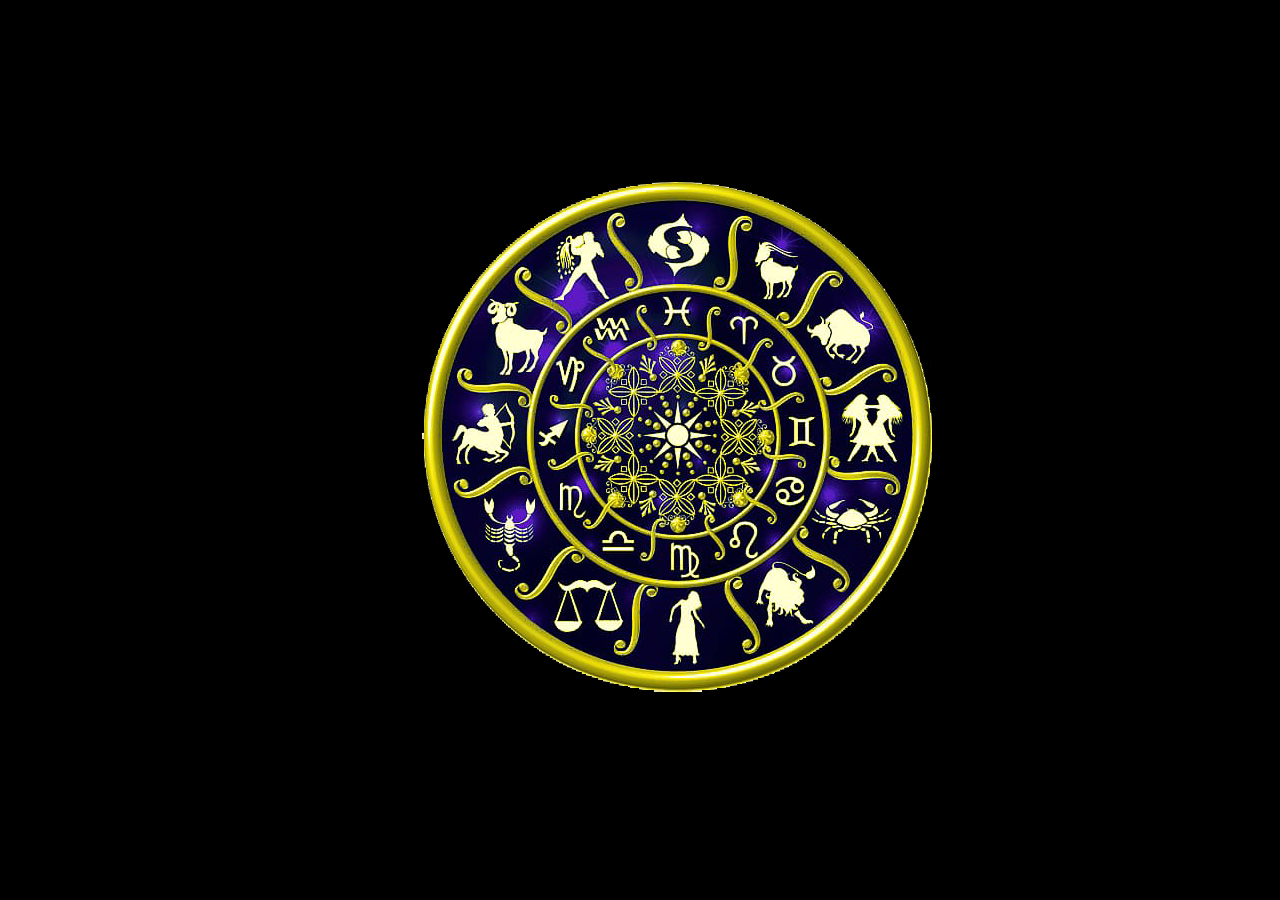
<file: index.html>
<!DOCTYPE html>
<html lang="pt-br">
<head>
    <meta charset="UTF-8">
    <meta http-equiv="X-UA-Compatible" content="IE=edge">
    <meta name="viewport" content="width=device-width, initial-scale=1.0">
    <title>Door</title>
    <style>
        body
        {
            background:black; 
        }
        #img
        {
            position: absolute;
            top:20%;
            left:33%;
            transform: translate(0%,0%);
            animation: nm 10s infinite;
            
        }
        @keyframes nm{
        from{
            transform: rotate(0deg);
        }
        to{
            transform: rotate(360deg);
           }
        }
        .txt{
            font-size: 50px;
            font-family: Arial Rounded MT;
            top:0%;
            left:35%;
            transform: translate(33%,50%);
            animation: color 1s infinite;
    
        }
        @keyframes color {
              0%   {color: red;}
              25%  {color: yellow;}
              50%  {color: blue;}
              100% {color: green;}
        }
        </style>
</head>
<body>
    <h1 class="txt">Astrology Horoscope</h1>
    <div id="img"><a href="./horoscope.html"><img src="./img/hs.png"></a></div>
</body>
</html>
</file>
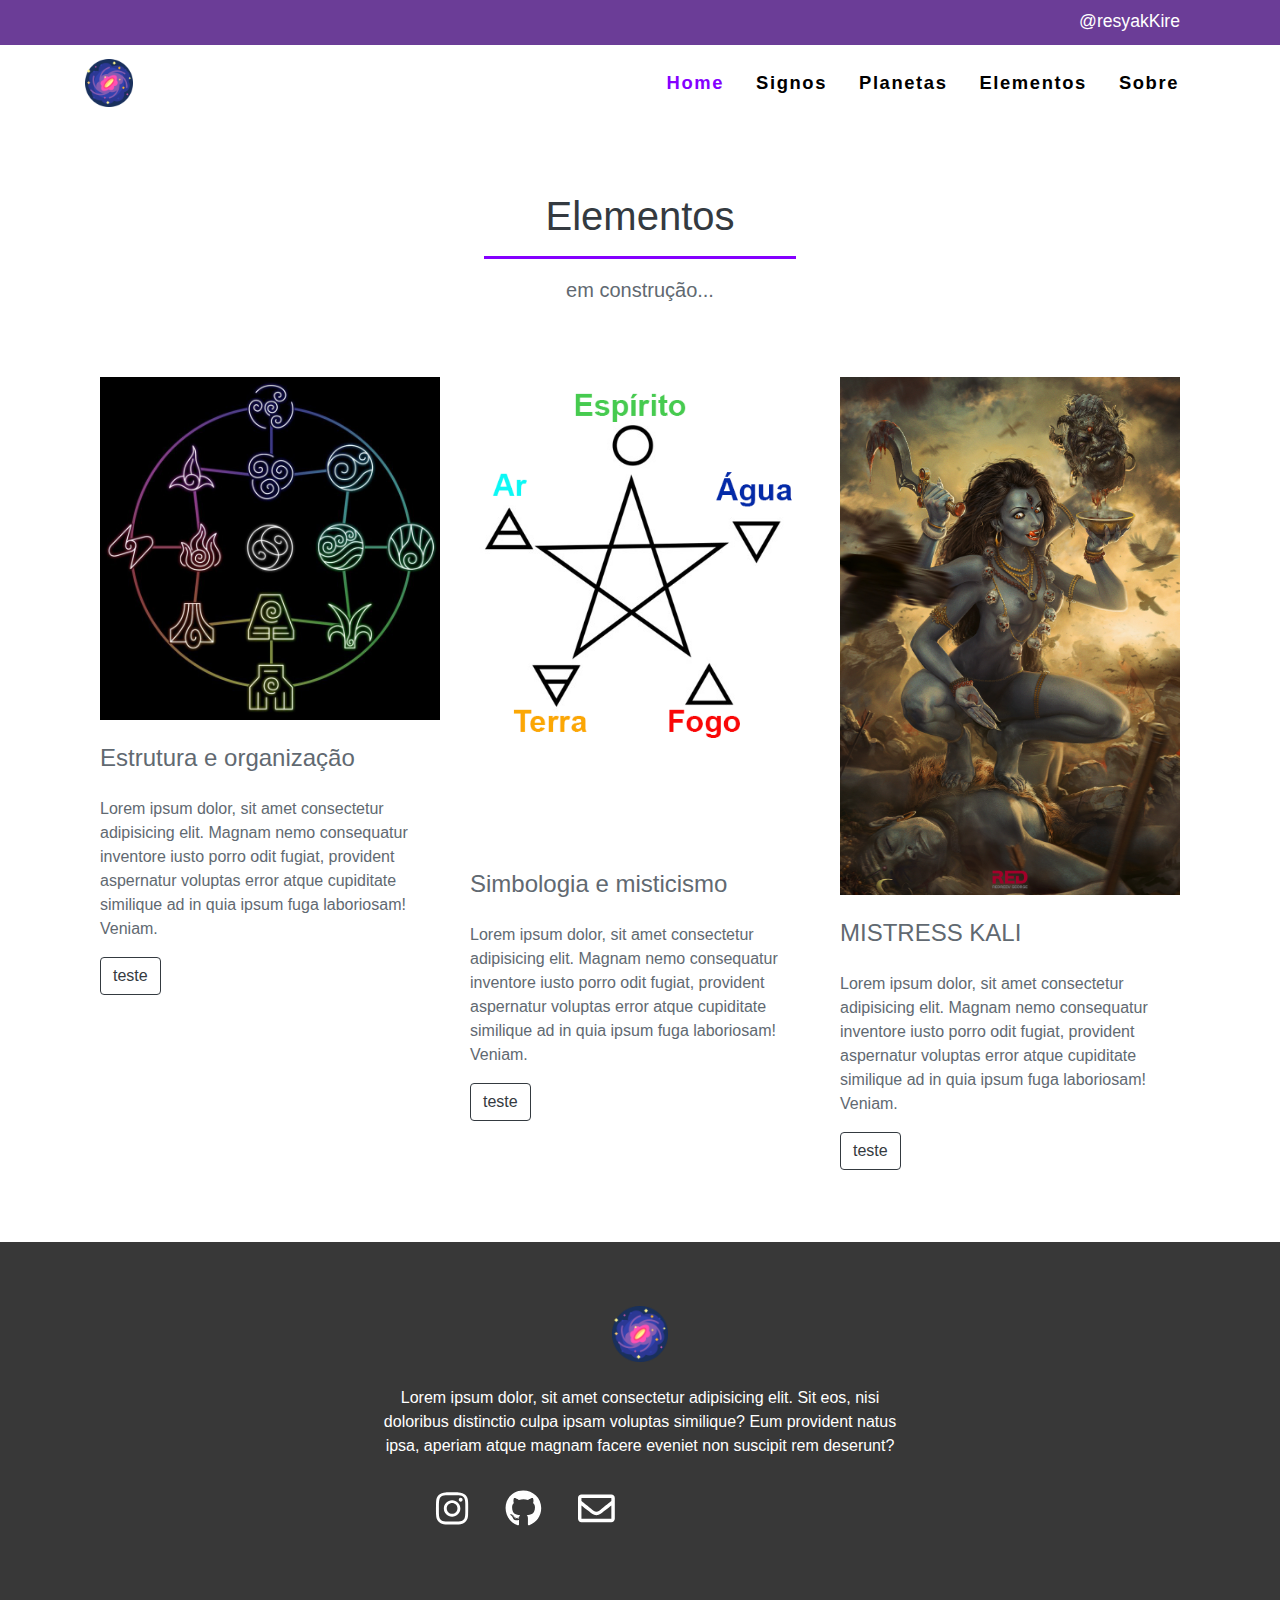
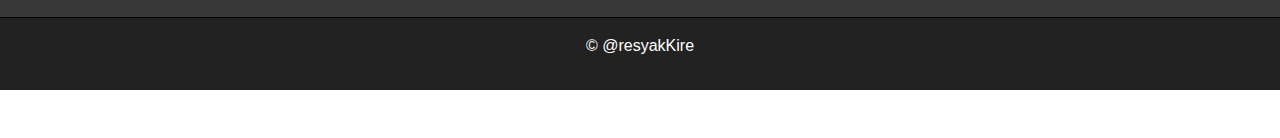
<file: html/elements.html>
<!DOCTYPE html>
<html lang="pt-br">
<head>
    <meta charset="UTF-8">
    <meta http-equiv="X-UA-Compatible" content="IE=edge">
    <meta name="viewport" content="width=device-width, initial-scale=1.0">
    <title>Elements</title>

    <!-- bootstrap link -->
    <link rel="stylesheet" href="https://stackpath.bootstrapcdn.com/bootstrap/4.3.1/css/bootstrap.min.css" integrity="sha384-ggOyR0iXCbMQv3Xipma34MD+dH/1fQ784/j6cY/iJTQUOhcWr7x9JvoRxT2MZw1T" crossorigin="anonymous">
    <link rel="stylesheet" href="../css/bootstrap.min.css">

    <!-- css -->
    <link rel="stylesheet" href="../css/style.css">

    <!-- favicon -->
    <link href="../img/favicon.png" rel="shortcut icon" />
</head>

<body>
    <!-- Top Bar -->
    <div class="top-bar">
        <div class="container">
            <div class="col-12 text-right">
                <p><a href="https://github.com/resyakKire">@resyakKire</a></p>
            </div>
        </div>
    </div>

    <!-- End Top Bar -->


    <!-- Navigation -->
    <nav class="navbar dark navbar-dark navbar-expand-lg">
        <div class="container">

            <a href="../index.html" class="navbar-brand"><img src="../img/logo.png" alt="Logo" title="Logo"></a>

            <button class="navbar-toggler" type="button" data-toggle="collapse" data-target="#navbarResponsive">
                <span class="navbar-toggler-icon"></span>
            </button>




            <div class="collapse navbar-collapse" id="navbarResponsive">
                <ul class="navbar-nav ml-auto">
                    <li class="nav-item"><a href="../index.html" class="nav-link active">Home</a></li>
                    <li class="nav-item"><a href="./signs.html" class="nav-link">Signos</a></li>
                    <li class="nav-item"><a href="./planets.html" class="nav-link">Planetas</a></li>
                    <li class="nav-item"><a href="./elements.html" class="nav-link">Elementos</a></li>
                    <li class="nav-item"><a href="#" class="nav-link">Sobre</a></li>
                </ul>
            </div>
        </div>
    </nav>
    



    <!-- End Navigation -->


     <!-- Main Page Heading -->
     <div class="col-12 text-center mt-5">
        <h1 class="text-dark pt-4">Elementos</h1>
        <div class="border-top border-primary w-25 mx-auto my-3"></div>
        <p class="lead">em construção...</p>
    </div>


    <!-- Three Column Section -->
    <div class="container">
        <div class="row my-5">
            <div class="col-md-4 my-4">
                <img src="../img/elements/estruturaelements.jpg" alt="" class="w-100">
                <h4 class="my-4">Estrutura e organização</h4>
                <p>Lorem ipsum dolor, sit amet consectetur adipisicing elit. Magnam nemo consequatur inventore iusto porro odit fugiat, provident aspernatur voluptas error atque cupiditate similique ad in quia ipsum fuga laboriosam! Veniam.</p>
                <a href="" class="btn btn-outline-dark btn-md">teste</a>


            </div>

            <div class="col-md-4 my-4">
                <img src="../img/elements/simbologiaelements.png" alt="" class="w-100">
                <h4 class="my-4">Simbologia e misticismo</h4>
                <p>Lorem ipsum dolor, sit amet consectetur adipisicing elit. Magnam nemo consequatur inventore iusto porro odit fugiat, provident aspernatur voluptas error atque cupiditate similique ad in quia ipsum fuga laboriosam! Veniam.</p>
                <a href="" class="btn btn-outline-dark btn-md">teste</a>


            </div>

            <div class="col-md-4 my-4">
                <img src="../img/3.jpg" alt="" class="w-100">
                <h4 class="my-4">MISTRESS KALI</h4>
                <p>Lorem ipsum dolor, sit amet consectetur adipisicing elit. Magnam nemo consequatur inventore iusto porro odit fugiat, provident aspernatur voluptas error atque cupiditate similique ad in quia ipsum fuga laboriosam! Veniam.</p>
                <a href="" class="btn btn-outline-dark btn-md">teste</a>


            </div>
        </div>
    </div>
    <!-- End Three Column Section -->



    <!-- Modal Popup -->
    <div class="modal fade" id="modal0">
        <div class="modal-dialog">
            <img src="../img/emoji/alien.gif" alt="" class="w-100">
        </div>
    </div>
    <div class="modal fade" id="modal1">
        <div class="modal-dialog">
            <img src="../img/emoji/pingu.gif" alt="" class="w-100">
        </div>
    </div>









    <!-- Start Footer -->
    <footer>
        <div class="container">

            <div class="row text-light text-center py-4 justify-content-center">
                <div class="col-sm-10 col-md-8 col-lg-6">
                    <img src="../img/logo.png" alt="Logo">
                    <p>Lorem ipsum dolor, sit amet consectetur adipisicing elit. Sit eos, nisi doloribus distinctio
                        culpa ipsam voluptas similique? Eum provident natus ipsa, aperiam atque magnam facere eveniet
                        non suscipit rem deserunt?</p>

                    <ul class="social pt-3">
                        <li><a href="https://www.instagram.com/resyakire/"><i class="fab fa-instagram"></i></a></li>
                        <li><a href="https://github.com/resyakKire"><i class="fab fa-github"></i></a></li>
                        <li><a href="mailto:erikkayser843@gmail.com"><i class="far fa-envelope"></i></a></li>
                    </ul>
                </div>
            </div>



        </div>


    </footer>


    <!-- End Footer -->


    <!-- Start Socket -->
    <div class="socket text-light text-center py-3">
        <p>&copy; <a href="https://github.com/resyakKire" target="_blank">@resyakKire</a></p>


    </div>




    <!-- End Socket -->
    <div class="container my-5"></div>





    <!-- Script Source Files -->

    <!-- jQuery -->
    <script src="../js/jquery-3.5.1.min.js"></script>
    <!-- Bootstrap 4.5 JS -->
    <script src="../js/bootstrap.min.js"></script>
    <!-- Popper JS -->
    <script src="../js/popper.min.js"></script>
    <!-- Font Awesome -->
    <script src="../js/all.min.js"></script>

    <!-- End Script Source Files -->
</body>
</html>
</file>
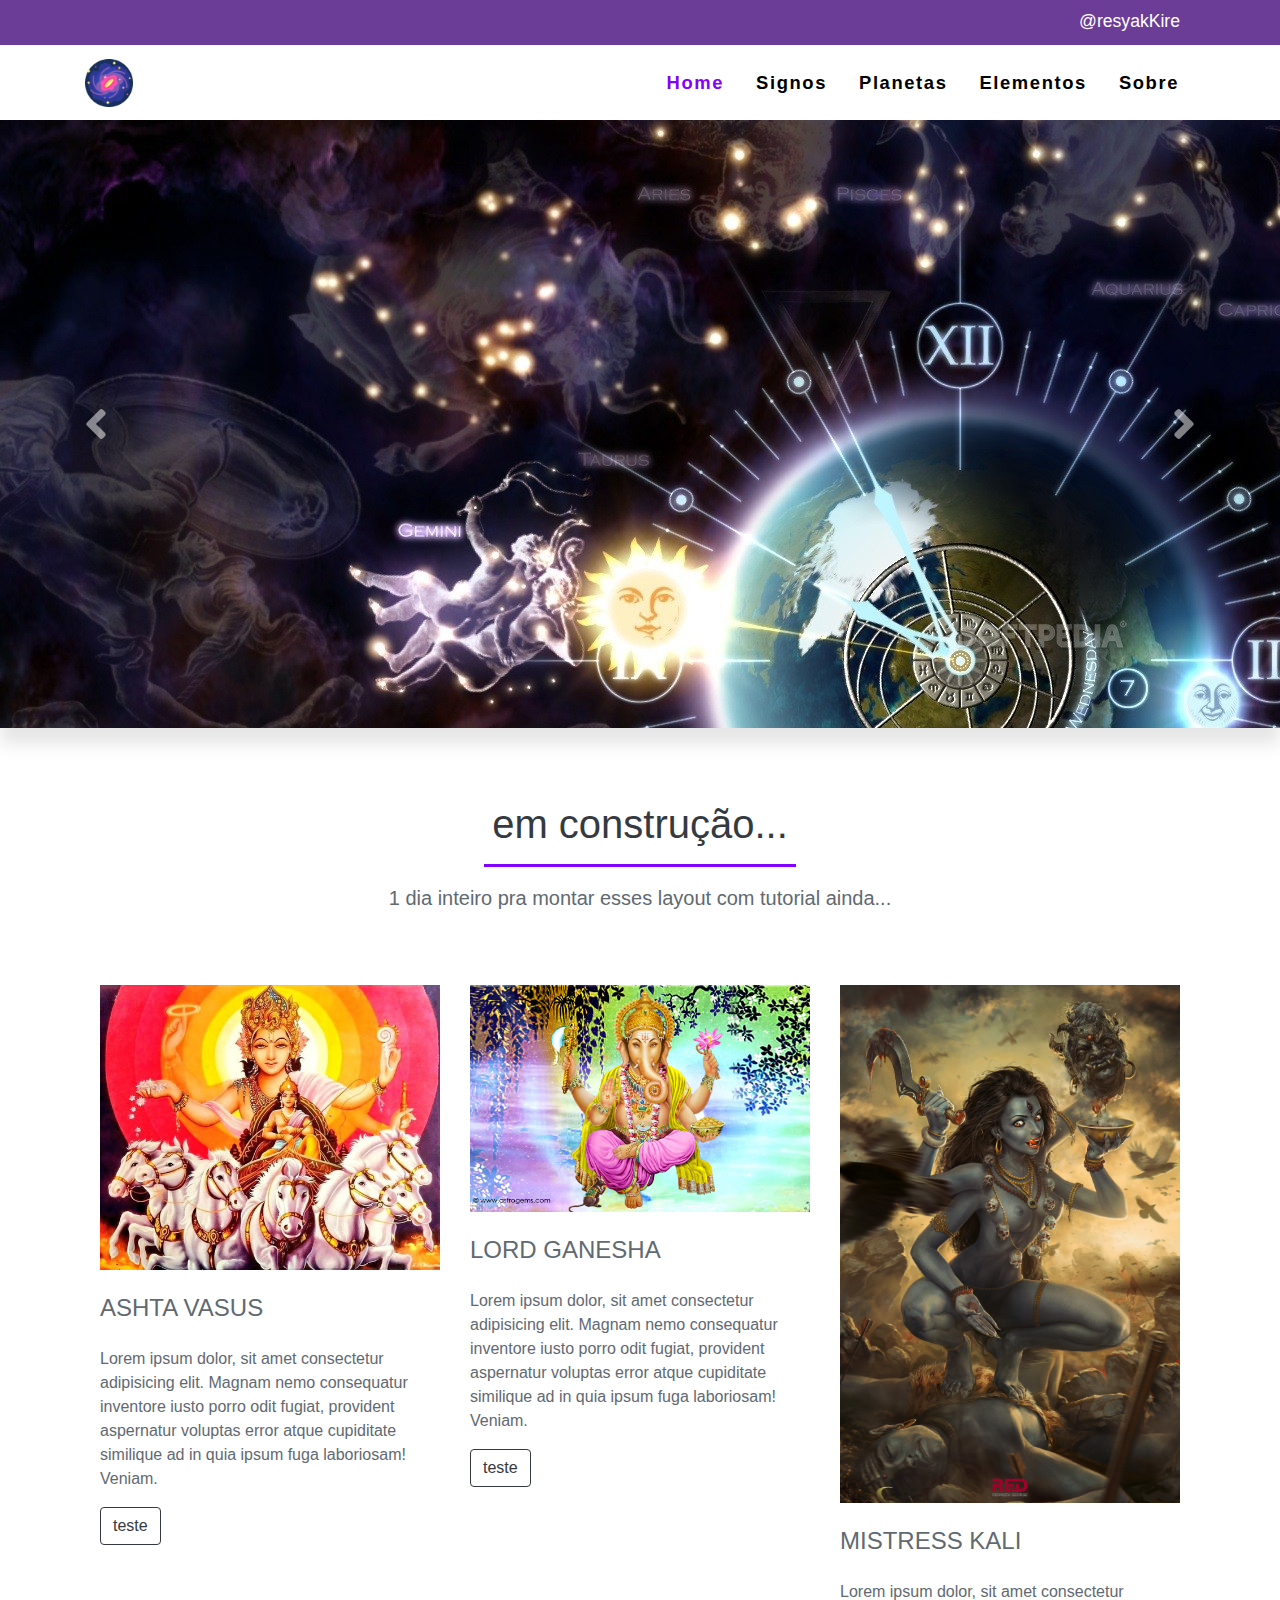
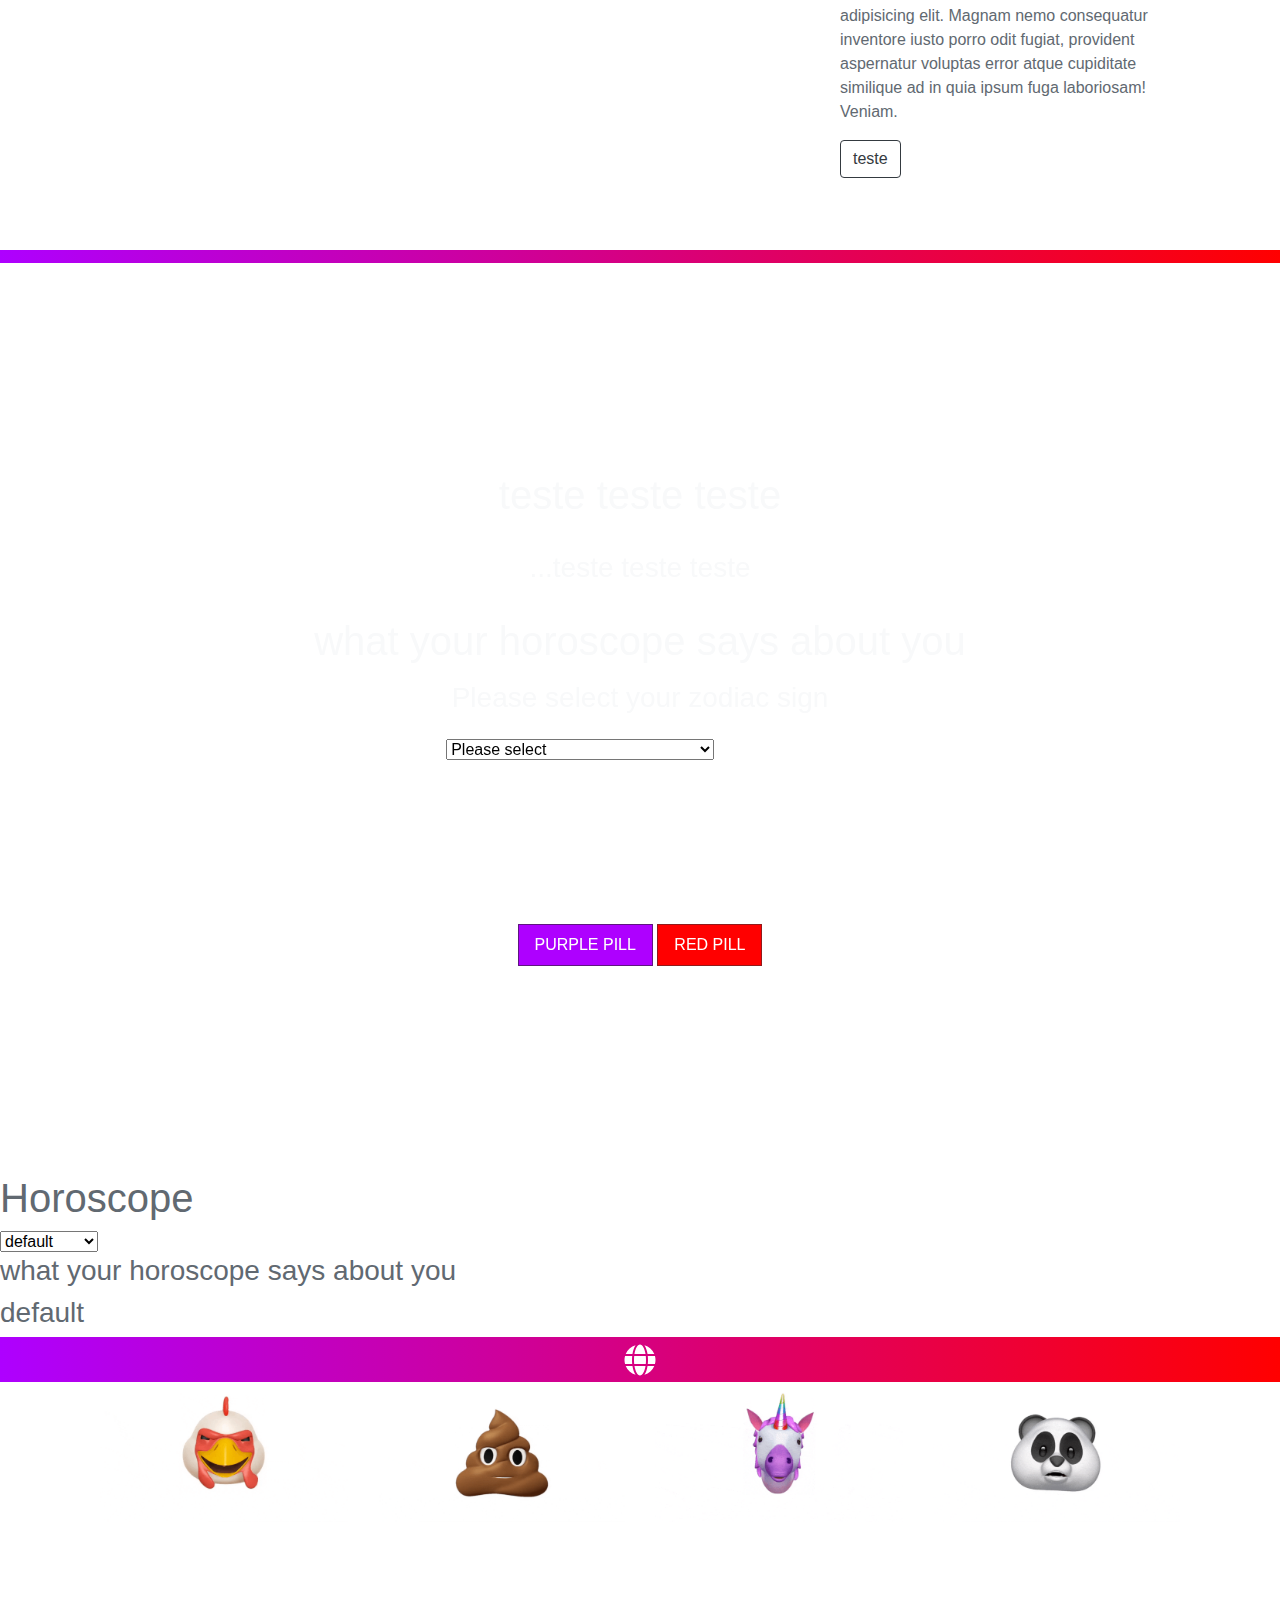
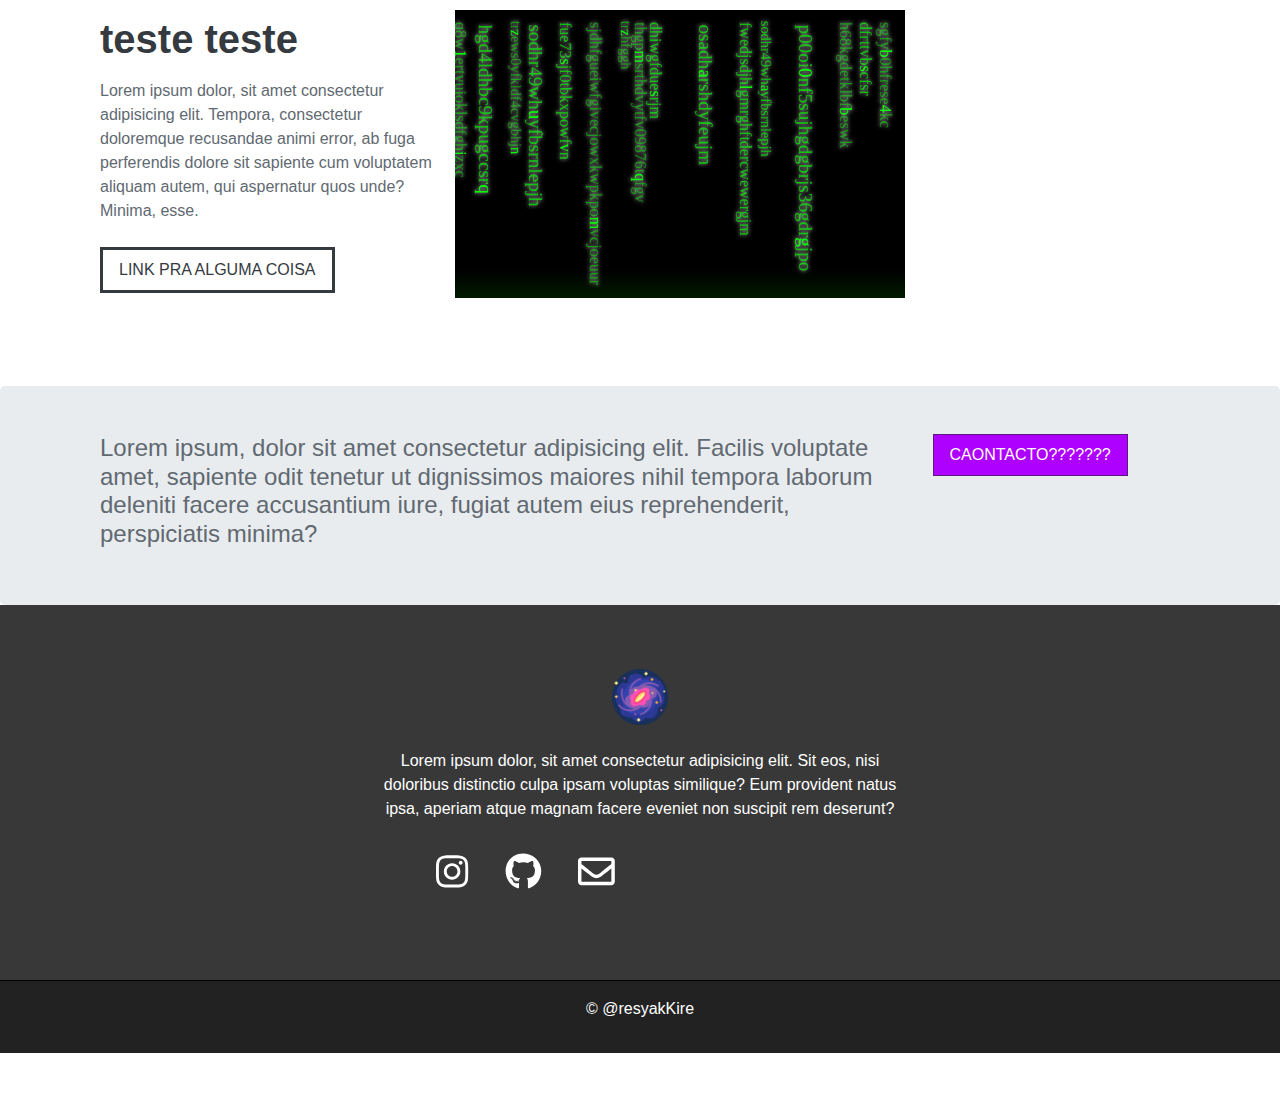
<file: html/horoscope.html>
<!DOCTYPE html>
<html lang="pt-br">

<head>
    <meta charset="UTF-8">
    <meta http-equiv="X-UA-Compatible" content="IE=edge">
    <meta name="viewport" content="width=device-width, initial-scale=1.0">
    <title>HoroScope</title>

    <!-- bootstrap link -->
    <link rel="stylesheet" href="https://stackpath.bootstrapcdn.com/bootstrap/4.3.1/css/bootstrap.min.css"
        integrity="sha384-ggOyR0iXCbMQv3Xipma34MD+dH/1fQ784/j6cY/iJTQUOhcWr7x9JvoRxT2MZw1T" crossorigin="anonymous">
    <link rel="stylesheet" href="../css/bootstrap.min.css">


    <!-- horoscopescript -->
    <script type="text/javascript" src="../js/horoscope.js"></script>

    <!-- matrix script -->
    <link rel="stylesheet" href="../css/matrixanimation.css">


    <!-- css -->
    <link rel="stylesheet" href="../css/style.css">

    <!-- favicon -->
    <link href="../img/favicon.png" rel="shortcut icon" />
</head>

<body>
    <!-- <header class="header">
    <nav class="navbar navbar-style">
        <div class="container">
            <div class="navbar-header">
                <button type="button" class="navbar-toggle" data-toggle="collapse" data-target="#micon">
                    <span class="icon-bar"></span>
                    <span class="icon-bar"></span>
                    <span class="icon-bar"></span>
                </button>

                <a href=""><img src="" alt="logo" class="logo"></a>
                <div class="collapse navbar-collapse" id="micon"></div>

                <ul class="nav navbar-nav navbar-right">
                    <li><a href="#">Home</a></li>
                    <li><a href="#">Features</a></li>
                    <li><a href="#">Gallery</a></li>
                    <li><a href="#">Contact</a></li>
                </ul>
            </div>

        </div>



    </nav>

    <div class="container">
        <div class="row">

            <div class="col-sm-6 banner-info">
                <h1>HoroScope</h1>
                <p class="big-text">your life in the stars</p>
                <p>the stars on your side</p>
                <a class="btn btn-first" href="" >Teste</a>
                <a class="btn btn-second" href="" >Teste</a>
            </div>

            <div class="col-sm-6 banner-image">
                <img src="" alt="imagem" class="img-responsive">
            </div>
        </div>
    </div>


    </header> -->

    <!-- Top Bar -->
    <div class="top-bar">
        <div class="container">
            <div class="col-12 text-right">
                <p><a href="https://github.com/resyakKire">@resyakKire</a></p>
            </div>
        </div>
    </div>

    <!-- End Top Bar -->


    <!-- Navigation -->
    <nav class="navbar dark navbar-dark navbar-expand-lg">
        <div class="container">

            <a href="#" class="navbar-brand"><img src="../img/logo.png" alt="Logo" title="Logo"></a>

            <button class="navbar-toggler" type="button" data-toggle="collapse" data-target="#navbarResponsive">
                <span class="navbar-toggler-icon"></span>
            </button>




            <div class="collapse navbar-collapse" id="navbarResponsive">
                <ul class="navbar-nav ml-auto">
                    <li class="nav-item"><a href="../index.html" class="nav-link active">Home</a></li>
                    <li class="nav-item"><a href="./signs.html" class="nav-link">Signos</a></li>
                    <li class="nav-item"><a href="./planets.html" class="nav-link">Planetas</a></li>
                    <li class="nav-item"><a href="./elements.html" class="nav-link">Elementos</a></li>
                    <li class="nav-item"><a href="#" class="nav-link">Sobre</a></li>
                </ul>
            </div>
        </div>
    </nav>




    <!-- End Navigation -->


    <!-- Image Carousel -->
    <div id="carousel" class="carousel slide" data-ride="carousel" data-interval="8000">


        <!-- Carousel Content -->
        <div class="carousel-inner">
            <div class="carousel-item active">
                <img src="../img/carousel/1.jpg" alt="w-100">
                <div class="carousel-caption">
                    <div class="container">
                        <div class="row justify-content-center">
                            <div class="col-B bg-custom d-none d-mg-block py-3 px-0">
                                <h1>test1</h1>
                                <div class="border-top border-primary w-50 mx-auto my-3">
                                    <h3 class="pb-3">teste teste teste</h3>
                                    <a href="#" class="btn btn-danger btn-lg mr-2">teste</a>
                                    <a href="#" class="btn btn-primary btn-lg ml-2">teste</a>
                                </div>
                            </div>
                        </div>
                    </div>
                </div>
            </div>

            <div class="carousel-item">
                <img src="../img/carousel/2.jpg" alt="w-100">
                <div class="carousel-caption">
                    <div class="container">
                        <div class="row justify-content-center">
                            <div class="col-B bg-custom d-none d-lg-block py-3 px-0">
                                <h1>test2</h1>
                                <div class="border-top border-primary w-50 mx-auto my-3">
                                    <h3 class="pb-3">teste teste teste</h3>
                                    <a href="#" class="btn btn-danger btn-lg mr-2">teste</a>
                                    <a href="#" class="btn btn-primary btn-lg ml-2">teste</a>
                                </div>
                            </div>
                        </div>
                    </div>
                </div>
            </div>

            <div class="carousel-item">
                <img src="../img/carousel/3.jpg" alt="w-100">
                <div class="carousel-caption">
                    <div class="container">
                        <div class="row justify-content-center">
                            <div class="col-B bg-custom d-none d-lg-block py-3 px-0">
                                <h1>test3</h1>
                                <div class="border-top border-primary w-50 mx-auto my-3">
                                    <h3 class="pb-3">teste teste teste</h3>
                                    <a href="#" class="btn btn-danger btn-lg mr-2">teste</a>
                                    <a href="#" class="btn btn-primary btn-lg ml-2">teste</a>
                                </div>
                            </div>
                        </div>
                    </div>
                </div>
            </div>
        </div>


        <!-- End Carousel Content -->


        <!-- Previous & Next Buttons -->
        <a href="#carousel" class="carousel-control-prev" role="button" data-slide="prev">
            <span class="fas fa-angle-left fa-3x"></span></a>


        <a href="#carousel" class="carousel-control-next" role="button" data-slide="next">
            <span class="fas fa-angle-right fa-3x"></span></a>
        <!-- End Previous & Next Buttons -->


    </div>
    <!-- End Image Carousel -->


    <!-- Main Page Heading -->
    <div class="col-12 text-center mt-5">
        <h1 class="text-dark pt-4">em construção...</h1>
        <div class="border-top border-primary w-25 mx-auto my-3"></div>
        <p class="lead">1 dia inteiro pra montar esses layout com tutorial ainda...</p>
    </div>

    <!-- Three Column Section -->
    <div class="container">
        <div class="row my-5">
            <div class="col-md-4 my-4">
                <img src="../img/1.jpg" alt="" class="w-100">
                <h4 class="my-4">ASHTA VASUS</h4>
                <p>Lorem ipsum dolor, sit amet consectetur adipisicing elit. Magnam nemo consequatur inventore iusto
                    porro odit fugiat, provident aspernatur voluptas error atque cupiditate similique ad in quia ipsum
                    fuga laboriosam! Veniam.</p>
                <a href="" class="btn btn-outline-dark btn-md">teste</a>


            </div>

            <div class="col-md-4 my-4">
                <img src="../img/2.jpg" alt="" class="w-100">
                <h4 class="my-4">LORD GANESHA</h4>
                <p>Lorem ipsum dolor, sit amet consectetur adipisicing elit. Magnam nemo consequatur inventore iusto
                    porro odit fugiat, provident aspernatur voluptas error atque cupiditate similique ad in quia ipsum
                    fuga laboriosam! Veniam.</p>
                <a href="" class="btn btn-outline-dark btn-md">teste</a>


            </div>

            <div class="col-md-4 my-4">
                <img src="../img/3.jpg" alt="" class="w-100">
                <h4 class="my-4">MISTRESS KALI</h4>
                <p>Lorem ipsum dolor, sit amet consectetur adipisicing elit. Magnam nemo consequatur inventore iusto
                    porro odit fugiat, provident aspernatur voluptas error atque cupiditate similique ad in quia ipsum
                    fuga laboriosam! Veniam.</p>
                <a href="" class="btn btn-outline-dark btn-md">teste</a>


            </div>
        </div>
    </div>
    <!-- End Three Column Section -->


    <!-- Emoji Navbar First -->
    <a class="navbar bg-primary sticky-top emoji" href="#emoji" role="button" data-toggle="collapse"></a>

    <!-- Start Fixed Background IMG -->
    <div class="fixed-background">

        <div class="row text-light py-5">
            <div class="col-12 text-center">
                <h1>teste teste teste</h1>
                <h3 class="py-4">...teste teste teste</h3>

                <!-- 


        horoscope


     -->
                <div id="container">
                    <div id="header">
                        <h1 class="txtheader">what your horoscope says about you</h1>
                    </div>
                    <div id="selectionarea">
                        <p>
                        <h3 id="txt">Please select your zodiac sign</h3>
                        </p>

                        <select id="horoscope" name="zodiac" onchange="selffunction()">
                            <!-- 
                
                                SIGNS
                
                             -->
                            <option value="default">Please select</option>
                            <option value="Aries">Aries/Mesha (14/04 - 13/05)</option>
                            <option value="Taurus">Taurus/Vrishabha (14/05 - 13/06)</option>
                            <option value="Gemini">Gemini/Mithuna (14/06 - 14/07)</option>
                            <option value="Cancer">Cancer/Karkataka (15/07 - 15/08)</option>
                            <option value="Leo">Leo/Shimha (16/08 - 15/09)</option>
                            <option value="Virgo">Virgo/Kanya (16/09 - 15/10)</option>
                            <option value="Libra">Libra/Thula (16/10 - 14/11)</option>
                            <option value="Scorpio">Scorpio/Vrishkha (15/11 - 14/12)</option>
                            <option value="Sagittarius">Sagittarius/Dhanus (15/12 - 14/01)</option>
                            <option value="Capricor">Capricorn/Makara (15/01 - 12/02)</option>
                            <option value="Aquarius">Aquarius/Khumbha (13/02 - 12/03)</option>
                            <option value="Pisces">Pisces/Meena (13/03 - 13/04)</option>

                            <option value="">---</option>
                            <!-- 
                
                                PLANETS
                
                             -->
                            <option value="Sun">O Sol (Surya ou Ravi)</option>
                            <option value="Moon">A Lua (Chandra ou Soma)</option>
                            <option value="Mercury">Mercúrio (Buddha)</option>
                            <option value="Venus">Vênus (Shukra)</option>
                            <option value="Mars">Marte (Mangala ou Kuja)</option>
                            <option value="Jupiter">Júpiter (Brihaspati ou Guru)</option>
                            <option value="Saturn">Saturno (Shani)</option>
                            <option value="Uranus">Urano (Brahma)</option>
                            <option value="Neptune">Netuno (Varuna)</option>
                            <option value="Pluto">Plutão (Yama)</option>

                            <option value="">---</option>
                            <!-- 
                
                                ELEMENTS
                
                             -->
                            <option value="Fire">Fire element</option>
                            <option value="Water">Water element</option>
                            <option value="Earth">Earth element</option>
                            <option value="Air">Air element</option>
                        </select>
                        <input class="btn btn-danger btn-lg ml-2" type="button" value="Restart" name=""
                            onclick="window.location.reload()" id="restartbtn" style="visibility: hidden;">
                    </div>
                    <br>
                    <!-- <div id="horoscopetxt">
                        <h3 id="textrow1"></h3>
                        <textarea id="textrow2" style="margin:0px;width: 1208px; height: 366px;" disabled></textarea>
                    </div> -->
                    <br>
                    <div id="horoscopetxt" class="row text-light text-center py-4 justify-content-center">
                        <div class="row text-light text-center py-4 justify-content-center">

                            <div id="imgContainer"></div>

                            <div id="textrow2" class="col-sm-10 col-md-8 col-lg-6">
                                <!-- <img id="img_horo" src="" alt=""> -->
                                <h3 id="textrow1"></h3>

                                <div class="contentContainer"></div>

                            </div>
                        </div>
                    </div>

                </div>



                <button type="button" data-toggle="modal" data-target="#modal0"
                    class="btn btn-primary btn-lg ml-2">purple pill</button>
                <button type="button" data-toggle="modal" data-target="#modal1" class="btn btn-danger btn-lg mr-2">red
                    pill</button>
            </div>
        </div>


        <div class="fixed-wrap">
            <div class="fixed"></div>
        </div>
    </div>


    <div class="horoscope1">
        <script src="../js/horoscope1.js"></script>
    </div>

    <!-- End Fixed Background IMG -->


    <!-- Emoji Navbar Second -->
    <a class="navbar bg-primary sticky-top emoji" href="#emoji" role="button" data-toggle="collapse"><i
            class="fas fa-globe"></i></a>
    <div id="emoji">
        <div class="container">
            <div class="row">
                <div class="col-sm-6 col-md-3"><img src="../img/emoji/chicken.gif" alt="" class="w-100"></div>
                <div class="col-sm-6 col-md-3"><img src="../img/emoji/poo.gif" alt="" class="w-100"></div>
                <div class="col-sm-6 col-md-3"><img src="../img/emoji/unicorn.gif" alt="" class="w-100"></div>
                <div class="col-sm-6 col-md-3"><img src="../img/emoji/panda.gif" alt="" class="w-100"></div>
            </div>
        </div>
    </div>


    <!-- Modal Popup -->
    <div class="modal fade" id="modal0">
        <div class="modal-dialog">
            <img src="../img/emoji/alien.gif" alt="" class="w-100">
        </div>
    </div>
    <div class="modal fade" id="modal1">
        <div class="modal-dialog">
            <img src="../img/emoji/pingu.gif" alt="" class="w-100">
        </div>
    </div>



    <!-- Start Two Column Section -->
    <div class="container my-5">
        <div class="row py-4">
            <div class="col-lg-4 mb-4 my-lg-auto">
                <h1 class="text-dark font-weight-bold mb-3">teste teste</h1>
                <p class="mb-4">Lorem ipsum dolor, sit amet consectetur adipisicing elit. Tempora, consectetur
                    doloremque recusandae animi error, ab fuga perferendis dolore sit sapiente cum voluptatem aliquam
                    autem, qui aspernatur quos unde? Minima, esse.</p>
                <a href="#" target="_blank" class="btn btn-outline-dark btn-lg">link pra alguma coisa</a>

            </div>


            <!-- matrix -->
            <div class="col-lg-B">
                <!-- <img src="img/code.jpg" alt="" class="w-100"> -->
                <div id="matrix">
                    <div class="d1 c1 de" style="left:5px;">q8w<span>1</span>ertyuioklsdfgh<span>j</span>zxc</div>
                    <div class="d3 f1" style="left:30px;">hgd4ldhbc9kpugccsr<span>q</span></div>
                    <div class="d1 f2 c1" style="left:60px;">tr<span>z</span>ews0yfkldf4cvgbhj<span>n</span></div>
                    <div class="d2 f1" style="left:80px;">sodhr49wh<span>u</span>yfbsrnlepjh</div>
                    <div class="d4 c3 de" style="left:110px;">fue73<span>s</span>jf0tbkxpowf<span>v</span>n</div>
                    <div class="d2 c1" style="left:140px;">sjdhfgueiwfgivecjowxkwpkpo<span>m</span>vcjoeuur</div>
                    <div class="d3 f2 c1" style="left:170px;">tr<span>z</span>hfggh</div>
                    <div class="d1 c1" style="left:185px;">thgp<span>m</span>srthdvytfv09876t<span>q</span>fgv</div>
                    <div class="d3 de" style="left:200px;">dhiwgfdue<span>s</span>rjm</div>
                    <div class="d4 f1" style="left:250px;">osadh<span>a</span>rshdyfeujm</div>
                    <div class="d2 de" style="left:290px;">fwedjsdjh<span>l</span>gmrghftdercwewergjm</div>
                    <div class="d3 f2" style="left:310px;">sodhr49wh<span>a</span>yfbsrnlepjh</div>
                    <div class="d1 f1" style="left:350px;">p00oi<span>0</span>nf5sujhgdgbrjs36gdr<span>g</span>jpo</div>
                    <div class="d4 c1" style="left:390px;">h68kgdetklbf<span>b</span>eswk</div>
                    <div class="d2 de" style="left:410px;">dfrttvb<span>s</span>cfsr</div>
                    <div class="d1 c1 de" style="left:430px;">sgfy<span>b</span>0hfrese<span>4</span>kc</div>
                </div>

            </div>


        </div>
    </div>


    <!-- End Two Column Section -->


    <!-- Start Jumbotron -->
    <div class="jumbotron py-5 mb-0">
        <div class="container">
            <div class="row">

                <div class="col-md-7 col-lg-8 col-xl-9 my-auto">
                    <h4>Lorem ipsum, dolor sit amet consectetur adipisicing elit. Facilis voluptate amet, sapiente odit
                        tenetur ut dignissimos maiores nihil tempora laborum deleniti facere accusantium iure, fugiat
                        autem eius reprehenderit, perspiciatis minima?</h4>
                </div>

                <div class="col-md-5 col-lg-4 col-xl-3 pt-4 pt-md-0">
                    <a href="#" class="btn btn-primary btn-lg">caontacto???????</a>
                </div>


            </div>
        </div>
    </div>




    <!-- End Jumbotron -->


    <!-- Start Footer -->
    <footer>
        <div class="container">

            <div class="row text-light text-center py-4 justify-content-center">
                <div class="col-sm-10 col-md-8 col-lg-6">
                    <img src="../img/logo.png" alt="Logo">
                    <p>Lorem ipsum dolor, sit amet consectetur adipisicing elit. Sit eos, nisi doloribus distinctio
                        culpa ipsam voluptas similique? Eum provident natus ipsa, aperiam atque magnam facere eveniet
                        non suscipit rem deserunt?</p>

                    <ul class="social pt-3">
                        <li><a href="https://www.instagram.com/resyakire/"><i class="fab fa-instagram"></i></a></li>
                        <li><a href="https://github.com/resyakKire"><i class="fab fa-github"></i></a></li>
                        <li><a href="mailto:erikkayser843@gmail.com"><i class="far fa-envelope"></i></a></li>
                    </ul>
                </div>
            </div>



        </div>


    </footer>


    <!-- End Footer -->


    <!-- Start Socket -->
    <div class="socket text-light text-center py-3">
        <p>&copy; <a href="https://github.com/resyakKire" target="_blank">@resyakKire</a></p>


    </div>




    <!-- End Socket -->
    <div class="container my-5"></div>





    <!-- Script Source Files -->

    <!-- jQuery -->
    <script src="../js/jquery-3.5.1.min.js"></script>
    <!-- Bootstrap 4.5 JS -->
    <script src="../js/bootstrap.min.js"></script>
    <!-- Popper JS -->
    <script src="../js/popper.min.js"></script>
    <!-- Font Awesome -->
    <script src="../js/all.min.js"></script>

    <!-- End Script Source Files -->
</body>

</html>
</file>
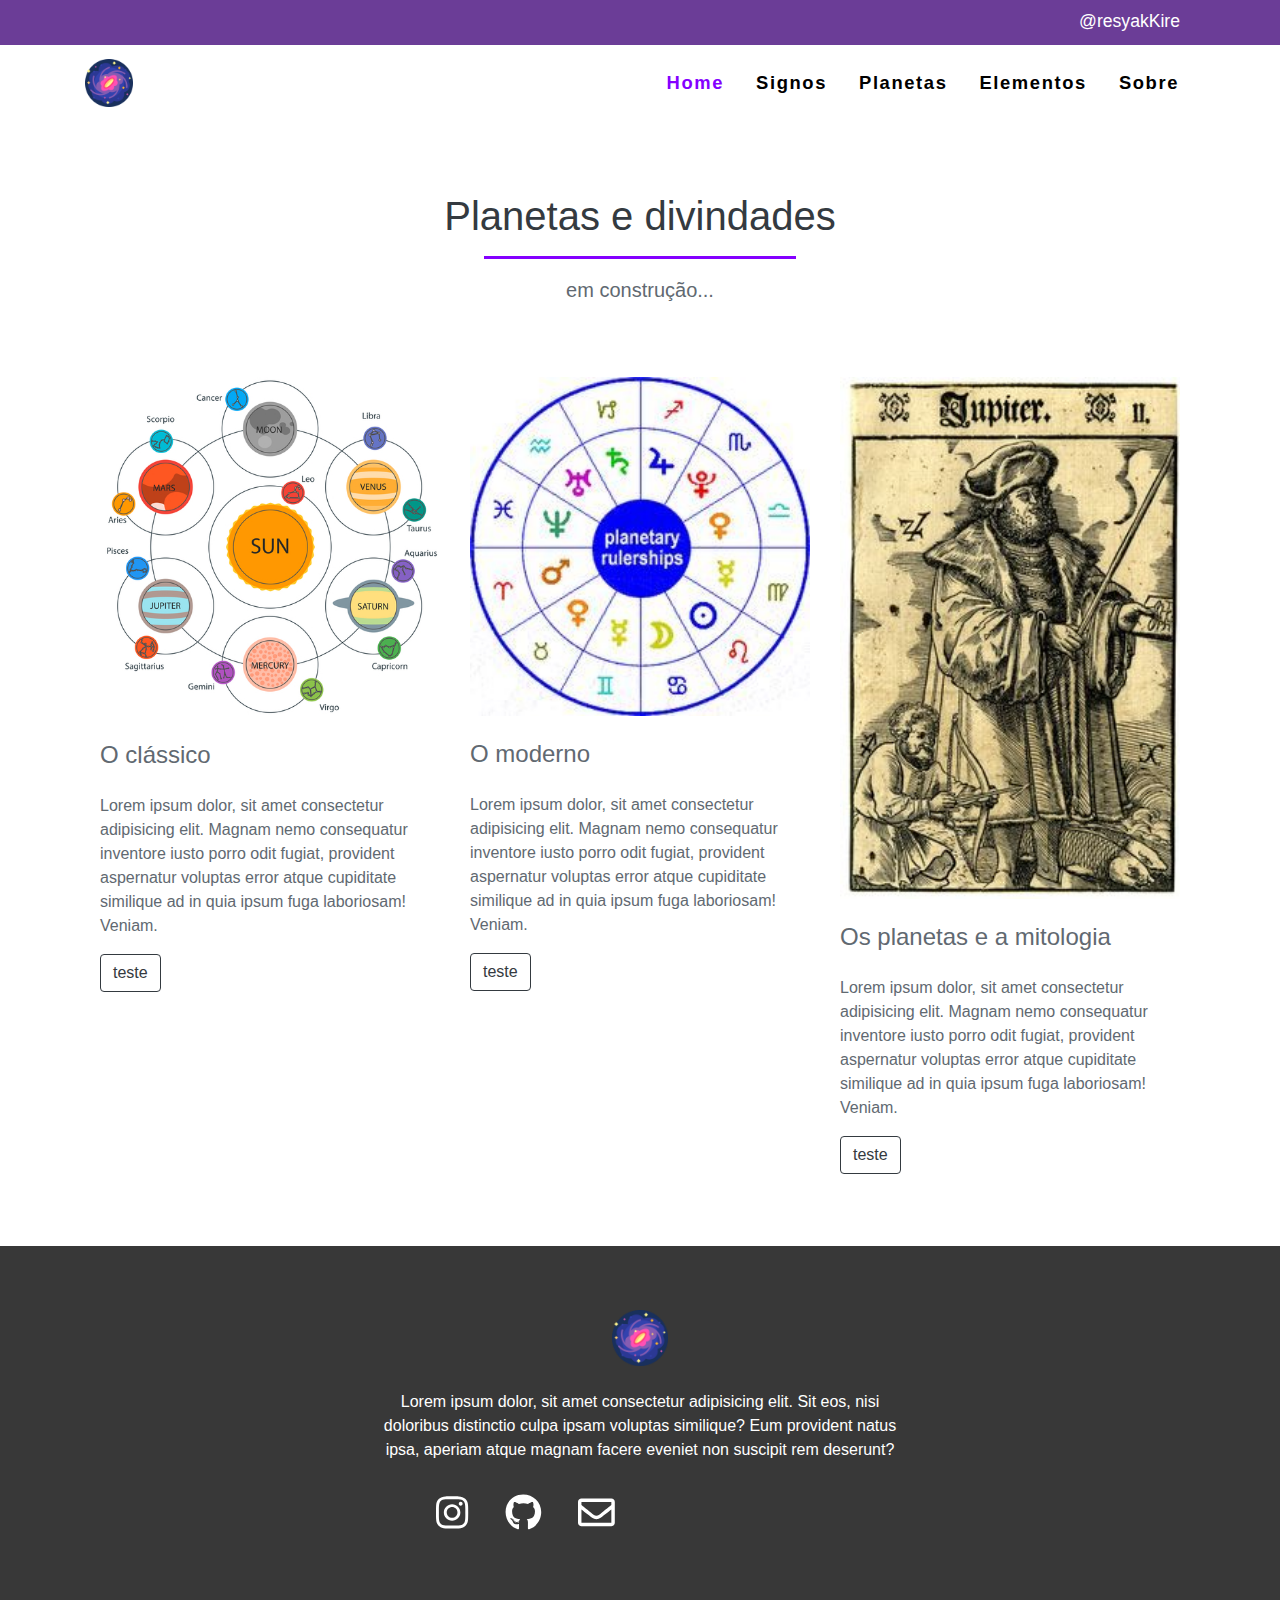
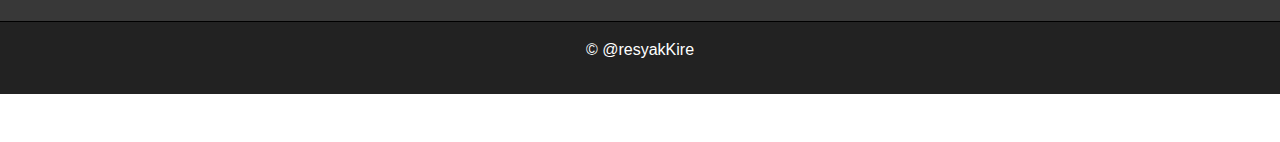
<file: html/planets.html>
<!DOCTYPE html>
<html lang="pt-br">
<head>
    <meta charset="UTF-8">
    <meta http-equiv="X-UA-Compatible" content="IE=edge">
    <meta name="viewport" content="width=device-width, initial-scale=1.0">
    <title>Planets</title>
    
    <!-- bootstrap link -->
    <link rel="stylesheet" href="https://stackpath.bootstrapcdn.com/bootstrap/4.3.1/css/bootstrap.min.css" integrity="sha384-ggOyR0iXCbMQv3Xipma34MD+dH/1fQ784/j6cY/iJTQUOhcWr7x9JvoRxT2MZw1T" crossorigin="anonymous">
    <link rel="stylesheet" href="../css/bootstrap.min.css">

    <!-- css -->
    <link rel="stylesheet" href="../css/style.css">

    <!-- favicon -->
    <link href="../img/favicon.png" rel="shortcut icon" />
</head>
<body>
    <!-- Top Bar -->
    <div class="top-bar">
        <div class="container">
            <div class="col-12 text-right">
                <p><a href="https://github.com/resyakKire">@resyakKire</a></p>
            </div>
        </div>
    </div>

    <!-- End Top Bar -->


    <!-- Navigation -->
    <nav class="navbar dark navbar-dark navbar-expand-lg">
        <div class="container">

            <a href="../index.html" class="navbar-brand"><img src="../img/logo.png" alt="Logo" title="Logo"></a>

            <button class="navbar-toggler" type="button" data-toggle="collapse" data-target="#navbarResponsive">
                <span class="navbar-toggler-icon"></span>
            </button>




            <div class="collapse navbar-collapse" id="navbarResponsive">
                <ul class="navbar-nav ml-auto">
                    <li class="nav-item"><a href="../index.html" class="nav-link active">Home</a></li>
                    <li class="nav-item"><a href="./signs.html" class="nav-link">Signos</a></li>
                    <li class="nav-item"><a href="./planets.html" class="nav-link">Planetas</a></li>
                    <li class="nav-item"><a href="./elements.html" class="nav-link">Elementos</a></li>
                    <li class="nav-item"><a href="#" class="nav-link">Sobre</a></li>
                </ul>
            </div>
        </div>
    </nav>
    



    <!-- End Navigation -->


     <!-- Main Page Heading -->
     <div class="col-12 text-center mt-5">
        <h1 class="text-dark pt-4">Planetas e divindades</h1>
        <div class="border-top border-primary w-25 mx-auto my-3"></div>
        <p class="lead">em construção...</p>
    </div>


    <!-- Three Column Section -->
    <div class="container">
        <div class="row my-5">
            <div class="col-md-4 my-4">
                <img src="../img/planets/regenciaclassica.png" alt="" class="w-100">
                <h4 class="my-4">O clássico</h4>
                <p>Lorem ipsum dolor, sit amet consectetur adipisicing elit. Magnam nemo consequatur inventore iusto porro odit fugiat, provident aspernatur voluptas error atque cupiditate similique ad in quia ipsum fuga laboriosam! Veniam.</p>
                <a href="" class="btn btn-outline-dark btn-md">teste</a>


            </div>

            <div class="col-md-4 my-4">
                <img src="../img/planets/modernrulers.jpg" alt="" class="w-100">
                <h4 class="my-4">O moderno</h4>
                <p>Lorem ipsum dolor, sit amet consectetur adipisicing elit. Magnam nemo consequatur inventore iusto porro odit fugiat, provident aspernatur voluptas error atque cupiditate similique ad in quia ipsum fuga laboriosam! Veniam.</p>
                <a href="" class="btn btn-outline-dark btn-md">teste</a>


            </div>

            <div class="col-md-4 my-4">
                <img src="../img/planets/planetgods.jpg" alt="" class="w-100">
                <h4 class="my-4">Os planetas e a mitologia</h4>
                <p>Lorem ipsum dolor, sit amet consectetur adipisicing elit. Magnam nemo consequatur inventore iusto porro odit fugiat, provident aspernatur voluptas error atque cupiditate similique ad in quia ipsum fuga laboriosam! Veniam.</p>
                <a href="" class="btn btn-outline-dark btn-md">teste</a>


            </div>
        </div>
    </div>
    <!-- End Three Column Section -->



    <!-- Modal Popup -->
    <div class="modal fade" id="modal0">
        <div class="modal-dialog">
            <img src="../img/emoji/alien.gif" alt="" class="w-100">
        </div>
    </div>
    <div class="modal fade" id="modal1">
        <div class="modal-dialog">
            <img src="../img/emoji/pingu.gif" alt="" class="w-100">
        </div>
    </div>









    <!-- Start Footer -->
    <footer>
        <div class="container">

            <div class="row text-light text-center py-4 justify-content-center">
                <div class="col-sm-10 col-md-8 col-lg-6">
                    <img src="../img/logo.png" alt="Logo">
                    <p>Lorem ipsum dolor, sit amet consectetur adipisicing elit. Sit eos, nisi doloribus distinctio
                        culpa ipsam voluptas similique? Eum provident natus ipsa, aperiam atque magnam facere eveniet
                        non suscipit rem deserunt?</p>

                    <ul class="social pt-3">
                        <li><a href="https://www.instagram.com/resyakire/"><i class="fab fa-instagram"></i></a></li>
                        <li><a href="https://github.com/resyakKire"><i class="fab fa-github"></i></a></li>
                        <li><a href="mailto:erikkayser843@gmail.com"><i class="far fa-envelope"></i></a></li>
                    </ul>
                </div>
            </div>



        </div>


    </footer>


    <!-- End Footer -->


    <!-- Start Socket -->
    <div class="socket text-light text-center py-3">
        <p>&copy; <a href="https://github.com/resyakKire" target="_blank">@resyakKire</a></p>


    </div>




    <!-- End Socket -->
    <div class="container my-5"></div>





    <!-- Script Source Files -->

    <!-- jQuery -->
    <script src="../js/jquery-3.5.1.min.js"></script>
    <!-- Bootstrap 4.5 JS -->
    <script src="../js/bootstrap.min.js"></script>
    <!-- Popper JS -->
    <script src="../js/popper.min.js"></script>
    <!-- Font Awesome -->
    <script src="../js/all.min.js"></script>

    <!-- End Script Source Files -->
</body>
</html>
</file>
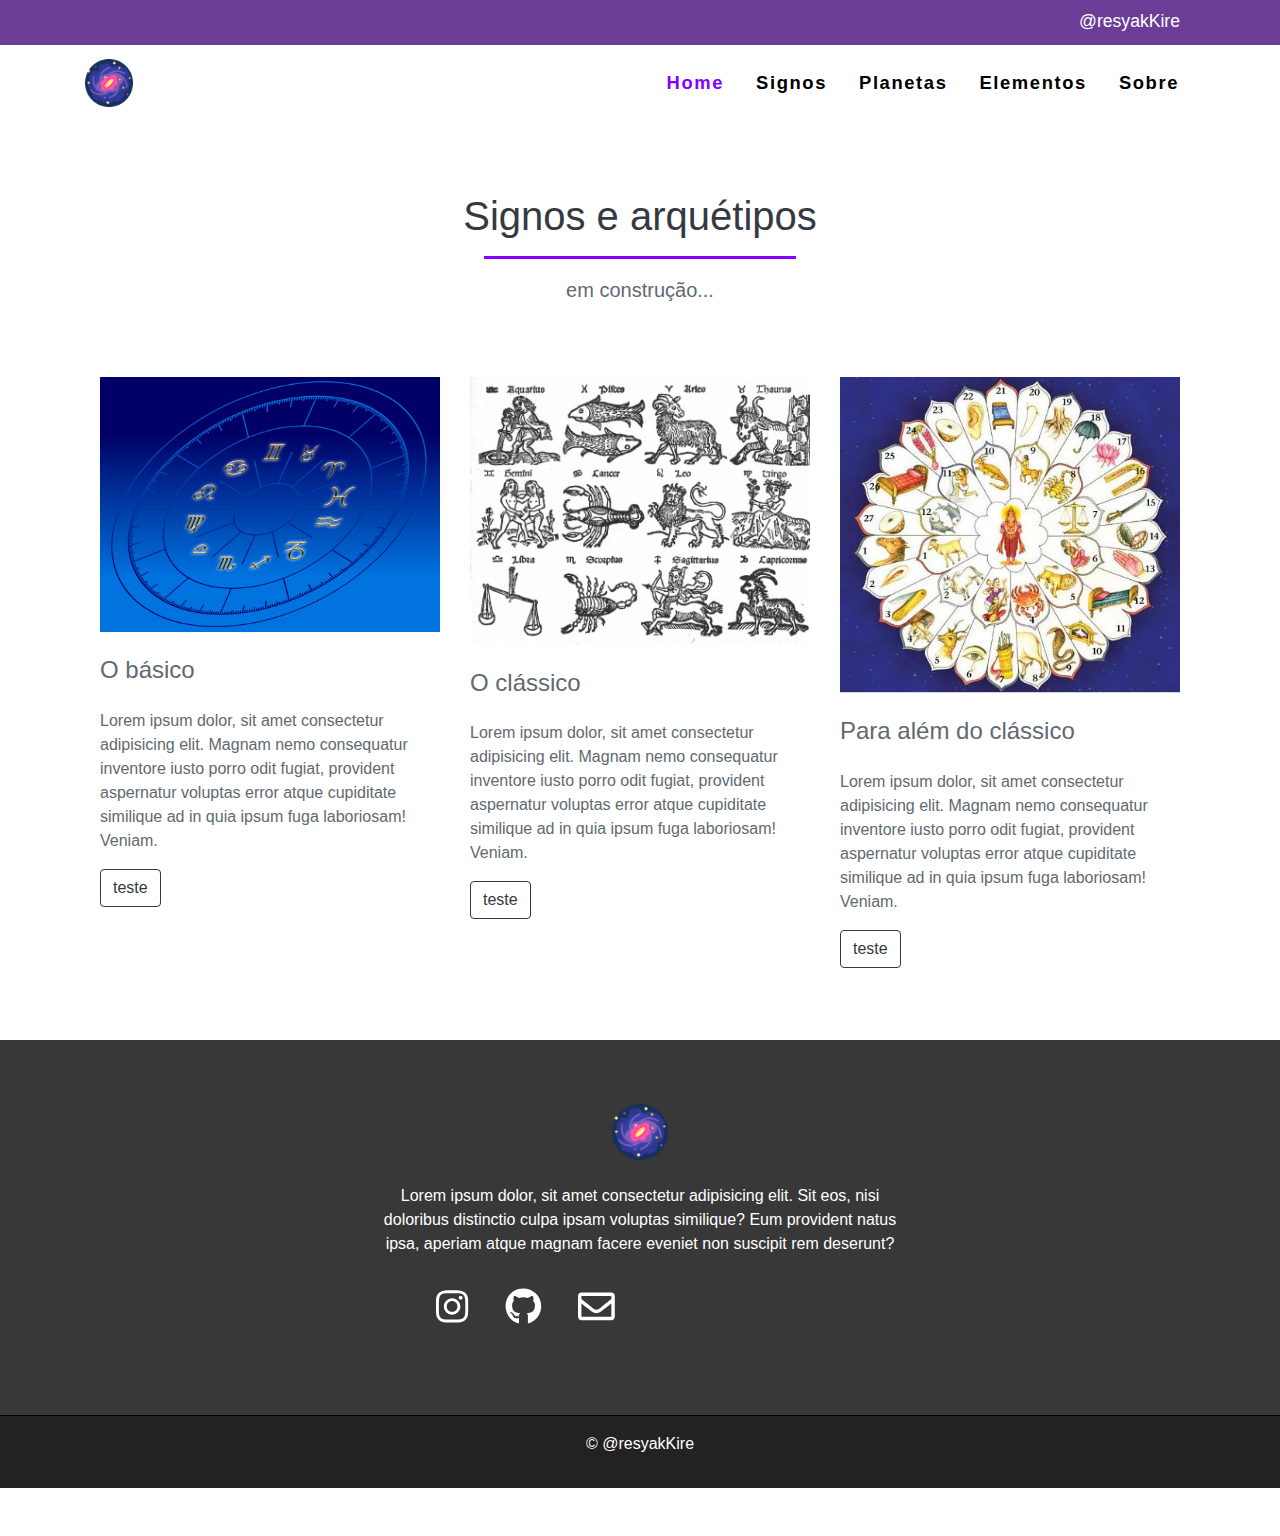
<file: html/signs.html>
<!DOCTYPE html>
<html lang="pt-br">
<head>
    <meta charset="UTF-8">
    <meta http-equiv="X-UA-Compatible" content="IE=edge">
    <meta name="viewport" content="width=device-width, initial-scale=1.0">
    <title>Signs</title>
    
    <!-- bootstrap link -->
    <link rel="stylesheet" href="https://stackpath.bootstrapcdn.com/bootstrap/4.3.1/css/bootstrap.min.css" integrity="sha384-ggOyR0iXCbMQv3Xipma34MD+dH/1fQ784/j6cY/iJTQUOhcWr7x9JvoRxT2MZw1T" crossorigin="anonymous">
    <link rel="stylesheet" href="../css/bootstrap.min.css">

    <!-- css -->
    <link rel="stylesheet" href="../css/style.css">

    <!-- favicon -->
    <link href="../img/favicon.png" rel="shortcut icon" />
</head>
<body>
   <!-- Top Bar -->
   <div class="top-bar">
    <div class="container">
        <div class="col-12 text-right">
            <p><a href="https://github.com/resyakKire">@resyakKire</a></p>
        </div>
    </div>
</div>

<!-- End Top Bar -->


<!-- Navigation -->
<nav class="navbar dark navbar-dark navbar-expand-lg">
    <div class="container">

        <a href="../index.html" class="navbar-brand"><img src="../img/logo.png" alt="Logo" title="Logo"></a>

        <button class="navbar-toggler" type="button" data-toggle="collapse" data-target="#navbarResponsive">
            <span class="navbar-toggler-icon"></span>
        </button>




        <div class="collapse navbar-collapse" id="navbarResponsive">
            <ul class="navbar-nav ml-auto">
                <li class="nav-item"><a href="../index.html" class="nav-link active">Home</a></li>
                <li class="nav-item"><a href="./signs.html" class="nav-link">Signos</a></li>
                <li class="nav-item"><a href="./planets.html" class="nav-link">Planetas</a></li>
                <li class="nav-item"><a href="./elements.html" class="nav-link">Elementos</a></li>
                <li class="nav-item"><a href="#" class="nav-link">Sobre</a></li>
            </ul>
        </div>
    </div>
</nav>




<!-- End Navigation -->

     <!-- Main Page Heading -->
     <div class="col-12 text-center mt-5">
        <h1 class="text-dark pt-4">Signos e arquétipos</h1>
        <div class="border-top border-primary w-25 mx-auto my-3"></div>
        <p class="lead">em construção...</p>
    </div>


    <!-- Three Column Section -->
    <div class="container">
        <div class="row my-5">
            <div class="col-md-4 my-4">
                <img src="../img/signs/horoscope.jpg" alt="" class="w-100">
                <h4 class="my-4">O básico</h4>
                <p>Lorem ipsum dolor, sit amet consectetur adipisicing elit. Magnam nemo consequatur inventore iusto porro odit fugiat, provident aspernatur voluptas error atque cupiditate similique ad in quia ipsum fuga laboriosam! Veniam.</p>
                <a href="" class="btn btn-outline-dark btn-md">teste</a>


            </div>

            <div class="col-md-4 my-4">
                <img src="../img/signs/zodiacmedieval.png" alt="" class="w-100">
                <h4 class="my-4">O clássico</h4>
                <p>Lorem ipsum dolor, sit amet consectetur adipisicing elit. Magnam nemo consequatur inventore iusto porro odit fugiat, provident aspernatur voluptas error atque cupiditate similique ad in quia ipsum fuga laboriosam! Veniam.</p>
                <a href="" class="btn btn-outline-dark btn-md">teste</a>


            </div>

            <div class="col-md-4 my-4">
                <img src="../img/signs/nakshatra.jpg" alt="" class="w-100">
                <h4 class="my-4">Para além do clássico</h4>
                <p>Lorem ipsum dolor, sit amet consectetur adipisicing elit. Magnam nemo consequatur inventore iusto porro odit fugiat, provident aspernatur voluptas error atque cupiditate similique ad in quia ipsum fuga laboriosam! Veniam.</p>
                <a href="" class="btn btn-outline-dark btn-md">teste</a>


            </div>
        </div>
    </div>
    <!-- End Three Column Section -->



    <!-- Modal Popup -->
    <div class="modal fade" id="modal0">
        <div class="modal-dialog">
            <img src="../img/emoji/alien.gif" alt="" class="w-100">
        </div>
    </div>
    <div class="modal fade" id="modal1">
        <div class="modal-dialog">
            <img src="../img/emoji/pingu.gif" alt="" class="w-100">
        </div>
    </div>








    <!-- Start Footer -->
    <footer>
        <div class="container">

            <div class="row text-light text-center py-4 justify-content-center">
                <div class="col-sm-10 col-md-8 col-lg-6">
                    <img src="../img/logo.png" alt="Logo">
                    <p>Lorem ipsum dolor, sit amet consectetur adipisicing elit. Sit eos, nisi doloribus distinctio
                        culpa ipsam voluptas similique? Eum provident natus ipsa, aperiam atque magnam facere eveniet
                        non suscipit rem deserunt?</p>

                    <ul class="social pt-3">
                        <li><a href="https://www.instagram.com/resyakire/"><i class="fab fa-instagram"></i></a></li>
                        <li><a href="https://github.com/resyakKire"><i class="fab fa-github"></i></a></li>
                        <li><a href="mailto:erikkayser843@gmail.com"><i class="far fa-envelope"></i></a></li>
                    </ul>
                </div>
            </div>



        </div>


    </footer>


    <!-- End Footer -->


    <!-- Start Socket -->
    <div class="socket text-light text-center py-3">
        <p>&copy; <a href="https://github.com/resyakKire" target="_blank">@resyakKire</a></p>


    </div>




    <!-- End Socket -->
    <div class="container my-5"></div>





    <!-- Script Source Files -->

    <!-- jQuery -->
    <script src="../js/jquery-3.5.1.min.js"></script>
    <!-- Bootstrap 4.5 JS -->
    <script src="../js/bootstrap.min.js"></script>
    <!-- Popper JS -->
    <script src="../js/popper.min.js"></script>
    <!-- Font Awesome -->
    <script src="../js/all.min.js"></script>

    <!-- End Script Source Files -->
</body>
</html>
</file>
<file: css/style.css>
/* *{
     margin: 0;
     padding: 0;
}
.header{
    height: 100vh;
}
.navbar-style{
    box-shadow: 0 5px 10px #efefef;
    text-transform: uppercase;
}
.logo{
    height: 48px;
    padding: 20px 10px; 
}
.icon-bar{
    background-color: darkorange;
}
li a{
    color: #333;
}
.big-text{
    font-size: 52px;
    margin: 20px 0;
    color: darkorange;
}
a.btn{
    margin: 30px 10px;
    width: 150px;
    padding: 10px;
    border-radius: 20px;
}a.btn-first{
    background-color: darkorange;
    color: #fff;
}
a.btn-second{
    background: transparent;
    border: 1px solid darkorange;
    color: #333;
}

a.btn:hover{
    background: darkorange;
    border: none;
    color: #fff;
    box-shadow: 5px 5px 10px #999;
    transition: 0.3s;
}
.banner-info, .banner-image{
    margin: 30px 0;
} */


/*-- Body Reset --*/

body {
    overflow-x: hidden;
    font-family: 'Montserrat', sans-serif;
    color: #616971;
}


/*============= TOP BAR HEADER =============*/

.top-bar {
    background: rgb(107, 61, 151);
    height: 2.8rem;
    padding: .5rem 0;
}

.top-bar a {
    color: rgb(255, 255, 255);
    text-decoration: none;
    font-size: 1.1rem;
}


/*============= NAVIGATION =============*/

.navbar-brand img {
    height: 3rem;
}

.navbar {
    font-size: 1.15rem;
    font-weight: 600;
    letter-spacing: .1rem;
    box-shadow: 0 .5rem .5rem reba(0, 0, 0, .5);
    z-index: 1;
}

.nav-item {
    padding: .5rem;
}

.nav-link {
    color: #000000!important;
}

.nav-link.active,
nav-link:hover {
    color: rgb(132, 0, 255)!important;
}

.navbar-toggler {
    border-color: rgb(132, 0, 255)!important;
    border-width: 3px;
    background-color: black;
}

.navbar-toggler-icon {
    color: black;
    background-color: black;
}


/*============= CAROUSEL =============*/

#carousel {
    box-shadow: 0 1rem 1rem rgba(0, 0, 0, .1);
}

.carousel-inner {
    max-height: 38rem!important;
}


/*---Change Carousel Transition Speed --*/

.carousel-item-next,
.carousel-item-prev,
.carousel-item-active {
    transition: transform 1.2s ease;
}


/*-- Carousel Content --*/

.carousel-caption {
    position: absolute;
    top: 54%;
    transform: translateY(-50%);
    text-transform: uppercase;
}

.carousel-caption h1 {
    font-size: 3.8rem;
    text-shadow: .1rem .1rem .3rem rgba(0, 0, 0, 1);
}

.carousel-caption h3 {
    font-size: 2.2rem;
    text-shadow: .1rem .1rem .2rem rgba(0, 0, 0, 1);
}

.border-primary {
    border-top: .2rem solid rgb(132, 0, 255)!important;
}

.bg-custom {
    background-color: rgba(0, 0, 0, .4);
    color: white;
    border-radius: 1rem;
}

.btn-lg {
    border-radius: 0;
    text-transform: uppercase;
    font-size: 1rem;
    border-width: medium;
}

.btn-danger {
    background-color: red;
    border: .05rem solid rgb(146, 27, 27);
}

.btn-primary {
    background-color: rgb(174, 0, 255);
    border: .05rem solid rgb(94, 22, 128);
}

.btn-primary:hover,
.btn-primary:focus {
    background-color: rgb(94, 22, 128)!important;
    border: .05rem solid rgb(174, 0, 255)!important;
}

.btn-danger:hover,
.btn-danger:focus {
    background-color: rgb(146, 27, 27)!important;
    border: .05rem solid red!important;
}


/*===== FIXED BACKGROUND IMG =====*/

.fixed {
    background-color: #000000;
    position: fixed;
}

.fixed-background {
    padding: 10rem 0;
}

.fixed-background {
    overflow: hidden;
    /*-- Correction for iOS --*/
}


/*======== HOROSCOPE TEXT  ===============*/

textarea {
    color: rgb(255, 255, 255);
    text-decoration: none;
    font-size: 1.1rem;
    /* color: #000000!important; */
}


/* result{} */


/*-- Emoji Navbar --*/

.emoji {
    background-image: linear-gradient(to right, rgb(174, 0, 255), red);
    min-height: 0!important;
    padding: .4rem 0!important;
}

.emoji .svg-inline--fa {
    margin: 0 auto;
    color: white;
    font-size: 2rem;
}


/*============= FOOTER =============*/

footer {
    background-color: #383838;
    padding: 1rem 2rem 3rem;
}

footer img {
    height: 3.5rem;
    margin: 1.5rem auto;
}

footer p,
footer a,
.socket a {
    color: white;
    text-decoration: none;
}

ul.social {
    list-style-type: none;
    display: flex;
    max-width: 16rem;
    margin: 0auto;
}

ul.social li {
    margin: 0 auto;
}

footer .svg-inline--fa {
    font-size: 2.3rem;
}

footer .svg-inline--fa:hover {
    color: rgb(212, 119, 255);
}


/*============= SOCKET =============*/

.socket {
    background-color: #222222;
    border-top: .1rem solid #000000;
}


/*============= MEDIA QUERIES =============*/


/* Devices under 1199px (xl) */

@media (max-width: 1199.98px) {
    .carousel-caption h1 {
        font-size: 2.8rem;
    }
    .carousel-caption h3 {
        font-size: 1.8rem;
    }
}


/* Devices under 992px (ld) */

@media (max-width: 991.98px) {
    .carousel-caption h1 {
        font-size: 2.5rem;
    }
    .carousel-caption h3 {
        font-size: 1.5rem;
    }
    .btn-lg {
        font-size: .95rem;
    }
}


/*============ BOOTSTRAP BREAK POINTS:
  
  Extra small (xs) devices (portrait phones, less than 576px)
  No media query since this is the default in Bootstrap
  
  Small (sm) devices (landscape phones, 576px and up)
  @media (min-width: 576px) { ... }
  
  Medium (md) devices (tablets, 768px and up)
  @media (min-width: 768px) { ... }
  
  Large (lg) devices (desktops, 992px and up)
  @media (min-width: 992px) { ... }
  
  Extra (xl) large devices (large desktops, 1200px and up)
  @media (min-width: 1200px) { ... }
  
  =============*/


/*-- Bootstrap Mobile Gutter Fix --*/

.row,
.container-fluid {
    margin-left: 0px !important;
    margin-right: 0px !important;
}


/*-- Fixed Background Image --*/

.fixed-background {
    position: relative;
    width: 100%;
    z-index: 1000!important;
}

.fixed-wrap {
    clip: rect(0, auto, auto, 0);
    position: absolute;
    top: 0;
    left: 0;
    width: 100%;
    height: 100%;
    z-index: -999 !important;
}

.fixed {
    z-index: -999!important;
    display: block;
    top: 0;
    left: 0;
    width: 100%;
    height: 100%;
    background-size: cover;
    background-position: center center;
    -webkit-transform: translateZ(0);
    transform: translateZ(0);
    will-change: transform;
}
</file>
<file: css/matrixanimation.css>
@font-face {
    font-family: Katakana;
    src: url('https://s.cdpn.io/26175/MoonBeams-katakana_.TTF');
}

#matrix {
    margin: 1em auto;
    font-family: Katakana;
    width: 450px;
    height: 288px;
    overflow: hidden;
    background: #000;
    background-image: -webkit-gradient(linear, 0% 90%, 0% 100%, from(rgba(0, 255, 0, 0)), to(rgba(0, 255, 0, 0.1)));
    color: rgba(0, 255, 0, .7);
    text-shadow: rgba(255, 255, 255, .8) 0px 0px 4px;
    position: relative;
}

@-webkit-keyframes fade {
    0% {
        opacity: 1;
    }
    100% {
        opacity: 0;
    }
}

@-webkit-keyframes fall {
    from {
        top: -250px;
    }
    to {
        top: 300px;
    }
}

#matrix div {
    /* writing-mode: tb-rl; - ughh. doesn't work */
    position: absolute;
    top: 0;
    /* arrearance */
    -webkit-transform-origin: 0%;
    -webkit-transform: rotate(90deg);
    /* animation */
    -webkit-animation-name: fall, fade;
    -webkit-animation-iteration-count: infinite;
    /* use 0 to infinite */
    -webkit-animation-direction: normal;
    /* default is normal. use 'alternate' to reverse direction */
    -webkit-animation-timing-function: ease-out;
}

#matrix span {
    color: rgb(0, 255, 0);
    text-shadow: rgb(255, 255, 255) 0px 0px 5px;
}

.f1 {
    font-size: 1.2em;
}

.f2 {
    font-size: .9em;
}

.c1 {
    color: rgba(0, 255, 0, .5);
}

.d1 {
    -webkit-animation-duration: 4s;
}

.d2 {
    -webkit-animation-duration: 6s;
}

.d3 {
    -webkit-animation-duration: 8s;
}

.d4 {
    -webkit-animation-duration: 10s;
}

.de {
    -webkit-animation-delay: 3s;
}
</file>
